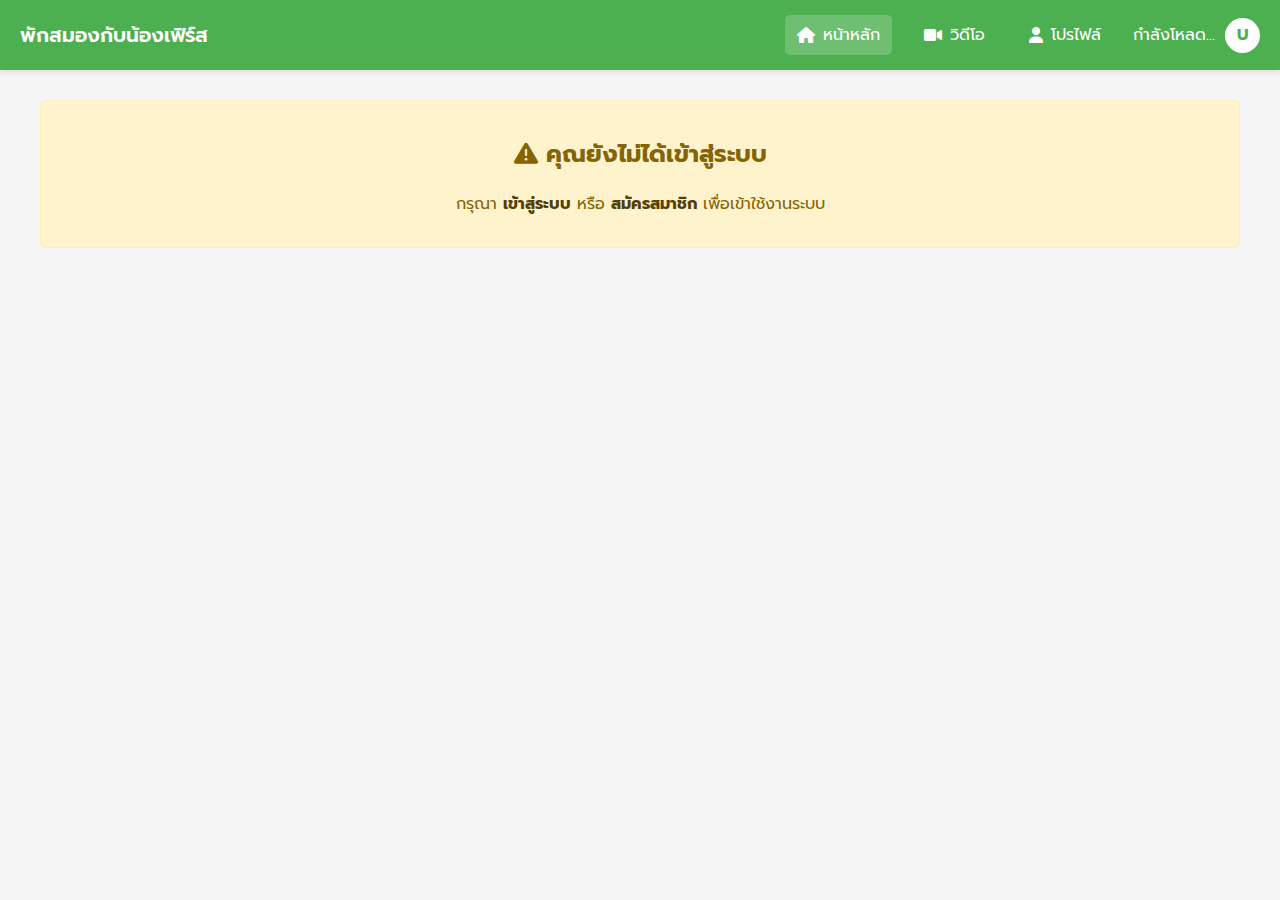
<file: dashboard.html>
<!DOCTYPE html>
<html lang="th">
<head>
    <meta charset="UTF-8">
    <meta name="viewport" content="width=device-width, initial-scale=1.0">
    <title>พักสมองกับน้องเฟิร์ส</title>
    <link href="https://fonts.googleapis.com/css2?family=Prompt:wght@300;400;500;600&display=swap" rel="stylesheet">
    <link rel="stylesheet" href="https://cdnjs.cloudflare.com/ajax/libs/font-awesome/6.4.0/css/all.min.css">
    <style>
        body {
            font-family: 'Prompt', sans-serif;
            margin: 0;
            padding: 0;
            background-color: #f5f5f5;
        }
        
        .navbar {
            background-color: #4CAF50;
            color: white;
            padding: 15px 20px;
            display: flex;
            justify-content: space-between;
            align-items: center;
            box-shadow: 0 2px 5px rgba(0, 0, 0, 0.1);
            position: sticky;
            top: 0;
            z-index: 1000;
        }
        
        .navbar-brand {
            font-size: 20px;
            font-weight: 600;
            cursor: pointer;
        }
        
        .nav-menu {
            display: flex;
            align-items: center;
            gap: 20px;
        }
        
        .nav-item {
            color: white;
            text-decoration: none;
            padding: 8px 12px;
            border-radius: 5px;
            transition: background-color 0.3s;
            display: flex;
            align-items: center;
            gap: 8px;
        }
        
        .nav-item:hover, .nav-item.active {
            background-color: rgba(255, 255, 255, 0.2);
        }
        
        .user-menu {
            position: relative;
            cursor: pointer;
        }
        
        .user-info {
            display: flex;
            align-items: center;
            gap: 10px;
        }
        
        .user-avatar {
            width: 35px;
            height: 35px;
            background-color: white;
            border-radius: 50%;
            display: flex;
            align-items: center;
            justify-content: center;
            color: #4CAF50;
            font-weight: bold;
        }
        
        .dropdown-menu {
            position: absolute;
            right: 0;
            top: 45px;
            background-color: white;
            border-radius: 5px;
            box-shadow: 0 2px 10px rgba(0, 0, 0, 0.1);
            min-width: 200px;
            display: none;
            z-index: 1000;
        }
        
        .dropdown-menu.show {
            display: block;
            animation: fadeIn 0.2s;
        }
        
        @keyframes fadeIn {
            from { opacity: 0; transform: translateY(-10px); }
            to { opacity: 1; transform: translateY(0); }
        }
        
        .dropdown-item {
            padding: 12px 15px;
            display: flex;
            align-items: center;
            gap: 10px;
            color: #333;
            text-decoration: none;
            transition: background-color 0.3s;
        }
        
        .dropdown-item:hover {
            background-color: #f5f5f5;
        }
        
        .dropdown-divider {
            height: 1px;
            background-color: #eee;
            margin: 5px 0;
        }
        
        .container {
            max-width: 1200px;
            margin: 30px auto;
            padding: 0 20px;
        }
        
        .welcome-card {
            background-color: white;
            border-radius: 10px;
            padding: 30px;
            box-shadow: 0 2px 10px rgba(0, 0, 0, 0.05);
            margin-bottom: 30px;
            text-align: center;
        }
        
        .welcome-card h1 {
            color: #333;
            margin-bottom: 15px;
        }
        
        .welcome-card p {
            color: #666;
            font-size: 18px;
            margin-bottom: 25px;
        }
        
        .btn {
            background-color: #4CAF50;
            color: white;
            border: none;
            padding: 10px 20px;
            border-radius: 5px;
            cursor: pointer;
            font-size: 16px;
            transition: background-color 0.3s;
        }
        
        .btn:hover {
            background-color: #45a049;
        }
        
        .logout-btn {
            background-color: #f44336;
        }
        
        .logout-btn:hover {
            background-color: #e53935;
        }
        
        .user-details {
            background-color: white;
            border-radius: 10px;
            padding: 25px;
            box-shadow: 0 2px 10px rgba(0, 0, 0, 0.05);
            margin-bottom: 30px;
        }
        
        .detail-row {
            display: flex;
            margin-bottom: 15px;
            border-bottom: 1px solid #eee;
            padding-bottom: 15px;
        }
        
        .detail-row:last-child {
            border-bottom: none;
            margin-bottom: 0;
            padding-bottom: 0;
        }
        
        .detail-label {
            width: 150px;
            font-weight: 500;
            color: #555;
        }
        
        .detail-value {
            flex: 1;
            color: #333;
        }
        
        .auth-warning {
            background-color: #fff3cd;
            color: #856404;
            padding: 15px;
            border-radius: 5px;
            margin: 20px 0;
            text-align: center;
            border: 1px solid #ffeeba;
        }
        
        .auth-warning a {
            color: #533f03;
            font-weight: bold;
            text-decoration: none;
        }
        
        .auth-warning a:hover {
            text-decoration: underline;
        }
        
        /* สไตล์สำหรับส่วนวิดีโอ */
        .video-section {
            background-color: white;
            border-radius: 10px;
            padding: 25px;
            box-shadow: 0 2px 10px rgba(0, 0, 0, 0.05);
            margin-bottom: 30px;
        }
        
        .video-section h2 {
            color: #333;
            margin-bottom: 20px;
            display: flex;
            align-items: center;
        }
        
        .video-section h2 i {
            margin-right: 10px;
            color: #4CAF50;
        }
        
        .video-container {
            position: relative;
            padding-bottom: 56.25%; /* อัตราส่วน 16:9 */
            height: 0;
            overflow: hidden;
            border-radius: 8px;
            box-shadow: 0 4px 8px rgba(0, 0, 0, 0.1);
            margin-bottom: 20px;
        }
        
        .video-container video {
            position: absolute;
            top: 0;
            left: 0;
            width: 100%;
            height: 100%;
            border: none;
        }
        
        .video-description {
            color: #666;
            margin-bottom: 20px;
            line-height: 1.6;
        }
        
        .video-grid {
            display: grid;
            grid-template-columns: repeat(auto-fill, minmax(300px, 1fr));
            gap: 20px;
            margin-top: 25px;
        }
        
        .video-card {
            background-color: #f9f9f9;
            border-radius: 8px;
            overflow: hidden;
            box-shadow: 0 2px 5px rgba(0, 0, 0, 0.05);
            transition: transform 0.3s, box-shadow 0.3s;
            cursor: pointer;
        }
        
        .video-card:hover {
            transform: translateY(-5px);
            box-shadow: 0 5px 15px rgba(0, 0, 0, 0.1);
        }
        
        .video-thumbnail {
            position: relative;
            padding-bottom: 56.25%;
            height: 0;
            overflow: hidden;
        }
        
        .video-thumbnail img {
            position: absolute;
            top: 0;
            left: 0;
            width: 100%;
            height: 100%;
            object-fit: cover;
        }
        
        .play-icon {
            position: absolute;
            top: 50%;
            left: 50%;
            transform: translate(-50%, -50%);
            width: 50px;
            height: 50px;
            background-color: rgba(76, 175, 80, 0.8);
            border-radius: 50%;
            display: flex;
            align-items: center;
            justify-content: center;
            color: white;
            font-size: 20px;
            opacity: 0;
            transition: opacity 0.3s;
        }
        
        .video-card:hover .play-icon {
            opacity: 1;
        }
        
        .video-info {
            padding: 15px;
        }
        
        .video-title {
            font-weight: 500;
            margin-bottom: 8px;
            color: #333;
        }
        
        .video-meta {
            display: flex;
            justify-content: space-between;
            color: #777;
            font-size: 14px;
        }
        
        .video-duration {
            display: flex;
            align-items: center;
            gap: 5px;
        }
        
        .video-views {
            display: flex;
            align-items: center;
            gap: 5px;
        }
        
        /* สไตล์สำหรับ Modal วิดีโอ */
        .video-modal {
            display: none;
            position: fixed;
            z-index: 2000;
            left: 0;
            top: 0;
            width: 100%;
            height: 100%;
            background-color: rgba(0, 0, 0, 0.8);
            overflow: auto;
        }
        
        .video-modal-content {
            position: relative;
            width: 90%;
            max-width: 900px;
            margin: 5% auto;
            animation: zoomIn 0.3s;
        }
        
        @keyframes zoomIn {
            from { transform: scale(0.9); opacity: 0; }
            to { transform: scale(1); opacity: 1; }
        }
        
        .close-video-modal {
            position: absolute;
            top: -40px;
            right: 0;
            color: white;
            font-size: 30px;
            cursor: pointer;
            z-index: 2001;
        }
        
        .modal-video-container {
            position: relative;
            padding-bottom: 56.25%;
            height: 0;
            overflow: hidden;
            border-radius: 8px;
        }
        
        .modal-video-container video {
            position: absolute;
            top: 0;
            left: 0;
            width: 100%;
            height: 100%;
            border: none;
        }
        
        /* เอฟเฟกต์การเปลี่ยนหน้า */
        .page-transition {
            animation: fadeInPage 0.4s ease-out;
        }
        
        @keyframes fadeInPage {
            from { opacity: 0; transform: translateY(10px); }
            to { opacity: 1; transform: translateY(0); }
        }
        
        /* สไตล์สำหรับหน้าจอมือถือ */
        @media (max-width: 768px) {
            .nav-menu {
                gap: 10px;
            }
            
            .nav-item {
                padding: 6px 8px;
                font-size: 14px;
            }
            
            .video-grid {
                grid-template-columns: 1fr;
            }
            
            .detail-row {
                flex-direction: column;
            }
            
            .detail-label {
                width: 100%;
                margin-bottom: 5px;
            }
            
            .video-modal-content {
                width: 95%;
                margin: 10% auto;
            }
        }
    </style>
</head>
<body>
    <nav class="navbar">
        <div class="navbar-brand" id="homeLink">พักสมองกับน้องเฟิร์ส</div>
        <div class="nav-menu">
            <a href="#" class="nav-item active" id="homeNav">
                <i class="fas fa-home"></i> หน้าหลัก
            </a>
            <a href="#" class="nav-item" id="videosNav">
                <i class="fas fa-video"></i> วิดีโอ
            </a>
            <a href="#" class="nav-item" id="profileNav">
                <i class="fas fa-user"></i> โปรไฟล์
            </a>
            <div class="user-menu" id="userMenu">
                <div class="user-info">
                    <span id="userName">กำลังโหลด...</span>
                    <div class="user-avatar" id="userAvatar">U</div>
                </div>
                <div class="dropdown-menu" id="dropdownMenu">
                    <a href="#" class="dropdown-item" id="profileLink">
                        <i class="fas fa-user"></i> โปรไฟล์
                    </a>
                    <a href="#" class="dropdown-item">
                        <i class="fas fa-cog"></i> ตั้งค่า
                    </a>
                    <div class="dropdown-divider"></div>
                    <a href="#" class="dropdown-item" id="logoutBtn">
                        <i class="fas fa-sign-out-alt"></i> ออกจากระบบ
                    </a>
                </div>
            </div>
        </div>
    </nav>

    <div class="container" id="mainContent">
        <!-- เนื้อหาจะถูกเพิ่มโดย JavaScript -->
    </div>

    <!-- Modal เล่นวิดีโอ -->
    <div id="videoModal" class="video-modal">
        <div class="video-modal-content">
            <span class="close-video-modal" id="closeVideoModal">&times;</span>
            <div class="modal-video-container" id="modalVideoContainer">
                <!-- video tag จะถูกเพิ่มโดย JavaScript -->
            </div>
        </div>
    </div>

    <script>
        document.addEventListener('DOMContentLoaded', function() {
            // ตรวจสอบว่ามีการล็อกอินไหม
            const currentUser = JSON.parse(localStorage.getItem('currentUser'));
            const mainContent = document.getElementById('mainContent');
            
            if (!currentUser) {
                // ถ้าไม่มีการล็อกอิน ให้แสดงข้อความแจ้งเตือน
                mainContent.innerHTML = `
                    <div class="auth-warning">
                        <h2><i class="fas fa-exclamation-triangle"></i> คุณยังไม่ได้เข้าสู่ระบบ</h2>
                        <p>กรุณา <a href="login.html">เข้าสู่ระบบ</a> หรือ <a href="register.html">สมัครสมาชิก</a> เพื่อเข้าใช้งานระบบ</p>
                    </div>
                `;
                return;
            }
            
            // แสดงชื่อผู้ใช้และอักษรย่อ
            document.getElementById('userName').textContent = currentUser.fullName;
            document.getElementById('userAvatar').textContent = currentUser.fullName.charAt(0).toUpperCase();
            
            // ฟังก์ชันแสดงหน้าหลัก
            function showHomePage() {
                mainContent.innerHTML = `
                    <div class="page-transition">
                        <div class="welcome-card">
                            <h1>ยินดีต้อนรับ, ${currentUser.fullName}!</h1>
                            <p>อย่ามาง่าวแถวนี้ เดียวโดนกูเขก</p>
                            <div style="display: flex; gap: 10px; justify-content: center;">
                                <button class="btn" id="goToVideosBtn">
                                    <i class="fas fa-video"></i> ดูวิดีโอ
                                </button>
                                <button class="btn" id="goToProfileBtn">
                                    <i class="fas fa-user"></i> ดูโปรไฟล์
                                </button>
                                <button class="btn logout-btn" id="welcomeLogoutBtn">
                                    <i class="fas fa-sign-out-alt"></i> ออกจากระบบ
                                </button>
                            </div>
                        </div>
                        
                        <div class="video-section">
                            <h2><i class="fas fa-play-circle"></i> วิดีโอแนะนำ</h2>
                            <div class="video-container">
                                <video controls poster="images/482825707_639218188752531_3385449953771459684_n.jpg">
                                    <source src="video/483456233_9055598261233558_50719585199134477_n.mp4" type="video/mp4">
                                    เบราว์เซอร์ของคุณไม่รองรับการเล่นวิดีโอ
                                </video>
                            </div>
                            <p class="video-description">
                                <strong>เรื่อง</strong> - การแสดงโชว์เด็ก (ออทิสติก)
                            </p>
                            <button class="btn" id="viewMoreVideosBtn">
                                <i class="fas fa-film"></i> ดูวิดีโอทั้งหมด
                            </button>
                        </div>
                    </div>
                `;
                
                // event listeners สำหรับปุ่มต่างๆ
                document.getElementById('goToVideosBtn').addEventListener('click', function() {
                    showVideosPage();
                    updateActiveNav('videosNav');
                });
                
                document.getElementById('goToProfileBtn').addEventListener('click', function() {
                    showProfilePage();
                    updateActiveNav('profileNav');
                });
                
                document.getElementById('viewMoreVideosBtn').addEventListener('click', function() {
                    showVideosPage();
                    updateActiveNav('videosNav');
                });
                
                document.getElementById('welcomeLogoutBtn').addEventListener('click', handleLogout);
            }
            
            // ฟังก์ชันสำหรับแสดงหน้าวิดีโอ
            function showVideosPage() {
                mainContent.innerHTML = `
                    <div class="page-transition">
                        <div class="video-section">
                            <h2><i class="fas fa-play-circle"></i> วิดีโอแนะนำ</h2>
                            <div class="video-container">
                                <video controls poster="images/482825707_639218188752531_3385449953771459684_n.jpg">
                                    <source src="video/483456233_9055598261233558_50719585199134477_n.mp4">
                                    เบราว์เซอร์ของคุณไม่รองรับการเล่นวิดีโอ
                                </video>
                            </div>
                            <p class="video-description">
                                <strong>เรื่อง</strong> - การแสดงโชว์เด็ก (ออทิสติก)
                            </p>
                        </div>
                        
                        <div class="video-section">
                            <h2><i class="fas fa-film"></i> วิดีโอทั้งหมด</h2>
                            <div class="video-grid">
                                <div class="video-card" data-video-src="video/483597277_9536310886407127_5495016422002092376_n.mp4" data-video-title="เพื่อนใครมาเก็บด่วน">
                                    <div class="video-thumbnail">
                                        <img src="images/482839632_2180974265638639_7783993960371560991_n.jpg" alt="หิวก็แดกข้าวห้าวก็มุดโต๊ะ">
                                        <div class="play-icon">
                                            <i class="fas fa-play"></i>
                                        </div>
                                    </div>
                                    <div class="video-info">
                                        <div class="video-title">หิวก็แดกข้าวห้าวก็มุดโต๊ะ</div>
                                        <div class="video-meta">
                                            <div class="video-duration">
                                                <i class="fas fa-clock"></i> 0:06
                                            </div>
                                            <div class="video-views">
                                                <i class="fas fa-eye"></i> 10M
                                            </div>
                                        </div>
                                    </div>
                                </div>
                                
                                <div class="video-card" data-video-src="video/484133894_23894739896783179_7628520614053602063_n.mp4" data-video-title="คลิปหลุด OnlyFans ชายสองสยองขี้">
                                    <div class="video-thumbnail">
                                        <img src="images/484106800_634727319154004_2345136922456620301_n.jpg" alt="คลิปหลุด OnlyFans ชายสองสยองขี้">
                                        <div class="play-icon">
                                            <i class="fas fa-play"></i>
                                        </div>
                                    </div>
                                    <div class="video-info">
                                        <div class="video-title">คลิปหลุด OnlyFans ชายสองสยองขี้ </div>
                                        <div class="video-meta">
                                            <div class="video-duration">
                                                <i class="fas fa-clock"></i> 0:09
                                            </div>
                                            <div class="video-views">
                                                <i class="fas fa-eye"></i> 999M
                                            </div>
                                        </div>
                                    </div>
                                </div>             
                `;
                
                // event listeners สำหรับการ์ดวิดีโอ
                setupVideoCardListeners();
            }
            
            // ฟังก์ชันสำหรับแสดงหน้าโปรไฟล์
            function showProfilePage() {
                mainContent.innerHTML = `
                    <div class="page-transition">
                        <div class="welcome-card">
                            <h1>โปรไฟล์ของ ${currentUser.fullName}</h1>
                            <p>จัดการข้อมูลส่วนตัวของคุณได้ที่นี่</p>
                        </div>
                        
                        <div class="user-details">
                            <h2><i class="fas fa-user-circle"></i> ข้อมูลส่วนตัว</h2>
                            <div class="detail-row">
                                <div class="detail-label">ชื่อ-นามสกุล:</div>
                                <div class="detail-value">${currentUser.fullName}</div>
                            </div>
                            <div class="detail-row">
                                <div class="detail
                                <div class="detail-label">อีเมล:</div>
                                <div class="detail-value">${currentUser.email}</div>
                            </div>
                            <div class="detail-row">
                                <div class="detail-label">วันที่สมัคร:</div>
                                <div class="detail-value">${new Date(currentUser.registerDate).toLocaleDateString('th-TH')}</div>
                            </div>
                        </div>
                    </div>
                `;
            }
            
            // ฟังก์ชันสำหรับการออกจากระบบ
            function handleLogout() {
                localStorage.removeItem('currentUser');
                window.location.href = 'login.html';
            }
            
            // ฟังก์ชันสำหรับอัพเดทเมนูที่เลือก
            function updateActiveNav(activeId) {
                document.querySelectorAll('.nav-item').forEach(item => {
                    item.classList.remove('active');
                });
                document.getElementById(activeId).classList.add('active');
            }
            
            // ฟังก์ชันสำหรับตั้งค่า event listeners ของการ์ดวิดีโอ
            function setupVideoCardListeners() {
                const videoCards = document.querySelectorAll('.video-card');
                const videoModal = document.getElementById('videoModal');
                const modalVideoContainer = document.getElementById('modalVideoContainer');
                const closeVideoModal = document.getElementById('closeVideoModal');
                
                videoCards.forEach(card => {
                    card.addEventListener('click', function() {
                        const videoSrc = this.dataset.videoSrc;
                        const videoTitle = this.dataset.videoTitle;
                        
                        modalVideoContainer.innerHTML = `
                            <video controls autoplay>
                                <source src="${videoSrc}" type="video/mp4">
                                เบราว์เซอร์ของคุณไม่รองรับการเล่นวิดีโอ
                            </video>
                        `;
                        
                        videoModal.style.display = 'block';
                    });
                });
                
                closeVideoModal.addEventListener('click', function() {
                    videoModal.style.display = 'none';
                    modalVideoContainer.innerHTML = '';
                });
                
                window.addEventListener('click', function(event) {
                    if (event.target == videoModal) {
                        videoModal.style.display = 'none';
                        modalVideoContainer.innerHTML = '';
                    }
                });
            }
            
            // ตั้งค่า event listeners สำหรับเมนู
            document.getElementById('homeLink').addEventListener('click', function() {
                showHomePage();
                updateActiveNav('homeNav');
            });
            
            document.getElementById('homeNav').addEventListener('click', function() {
                showHomePage();
                updateActiveNav('homeNav');
            });
            
            document.getElementById('videosNav').addEventListener('click', function() {
                showVideosPage();
                updateActiveNav('videosNav');
            });
            
            document.getElementById('profileNav').addEventListener('click', function() {
                showProfilePage();
                updateActiveNav('profileNav');
            });
            
            document.getElementById('profileLink').addEventListener('click', function() {
                showProfilePage();
                updateActiveNav('profileNav');
                document.getElementById('dropdownMenu').classList.remove('show');
            });
            
            document.getElementById('logoutBtn').addEventListener('click', handleLogout);
            
            // ตั้งค่า event listener สำหรับเมนูผู้ใช้
            document.getElementById('userMenu').addEventListener('click', function(event) {
                event.stopPropagation();
                document.getElementById('dropdownMenu').classList.toggle('show');
            });
            
            document.addEventListener('click', function() {
                document.getElementById('dropdownMenu').classList.remove('show');
            });
            
            // แสดงหน้าหลักเมื่อโหลดเพจ
            showHomePage();
        });
    </script>
</body>
</html>
</file>
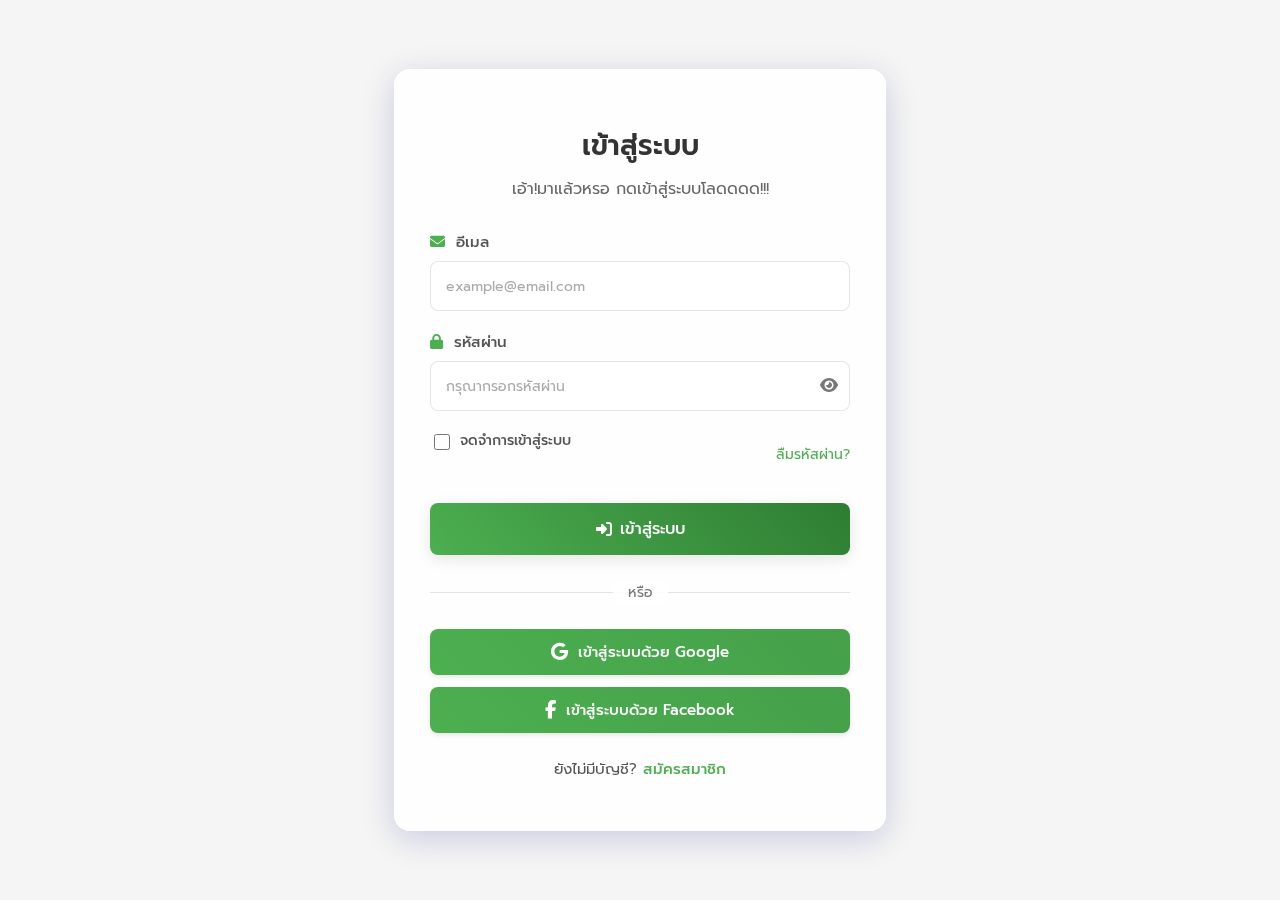
<file: login.html>
<!DOCTYPE html>
<html lang="th">
<head>
    <meta charset="UTF-8">
    <meta name="viewport" content="width=device-width, initial-scale=1.0">
    <title>เข้าสู่ระบบ</title>
    <link href="https://fonts.googleapis.com/css2?family=Prompt:wght@300;400;500;600&display=swap" rel="stylesheet">
    <link rel="stylesheet" href="https://cdnjs.cloudflare.com/ajax/libs/font-awesome/6.4.0/css/all.min.css">
    <link rel="stylesheet" href="css/style.css">
</head>
<body>
    <div class="container login-container">
        <div class="form-header">
            <h1>เข้าสู่ระบบ</h1>
            <p class="subtitle">เอ้า!มาแล้วหรอ กดเข้าสู่ระบบโลดดดด!!!</p>
        </div>
        
        <form id="loginForm">
            <div class="form-row">
                <div class="form-group">
                    <label for="email">
                        <i class="fas fa-envelope icon"></i> อีเมล
                    </label>
                    <input type="email" id="email" name="email" placeholder="example@email.com" required>
                    <div class="error-message" id="emailError"></div>
                </div>
            </div>
            
            <div class="form-row">
                <div class="form-group">
                    <label for="password">
                        <i class="fas fa-lock icon"></i> รหัสผ่าน
                    </label>
                    <div class="password-toggle">
                        <input type="password" id="password" name="password" placeholder="กรุณากรอกรหัสผ่าน" required>
                        <span class="toggle-icon" id="togglePassword">
                            <i class="fas fa-eye"></i>
                        </span>
                    </div>
                    <div class="error-message" id="passwordError"></div>
                </div>
            </div>
            
            <div class="form-row login-options">
                <div class="checkbox-group">
                    <input type="checkbox" id="rememberMe" name="rememberMe">
                    <label for="rememberMe">จดจำการเข้าสู่ระบบ</label>
                </div>
                <div class="forgot-password">
                    <a href="#" id="forgotPassword">ลืมรหัสผ่าน?</a>
                </div>
            </div>
            
            <div class="form-row">
                <button type="submit" class="btn-login">
                    <i class="fas fa-sign-in-alt"></i> เข้าสู่ระบบ
                </button>
            </div>
        </form>
        
        <div class="divider">
            <span>หรือ</span>
        </div>
        
        <div class="social-login">
            <button type="button" class="btn-social btn-google">
                <i class="fab fa-google"></i> เข้าสู่ระบบด้วย Google
            </button>
            <button type="button" class="btn-social btn-facebook">
                <i class="fab fa-facebook-f"></i> เข้าสู่ระบบด้วย Facebook
            </button>
        </div>
        
        <div class="link-container">
            <p>ยังไม่มีบัญชี? <a href="register.html">สมัครสมาชิก</a></p>
        </div>
    </div>

    <script src="js/login.js"></script>
</body>
</html>
</file>
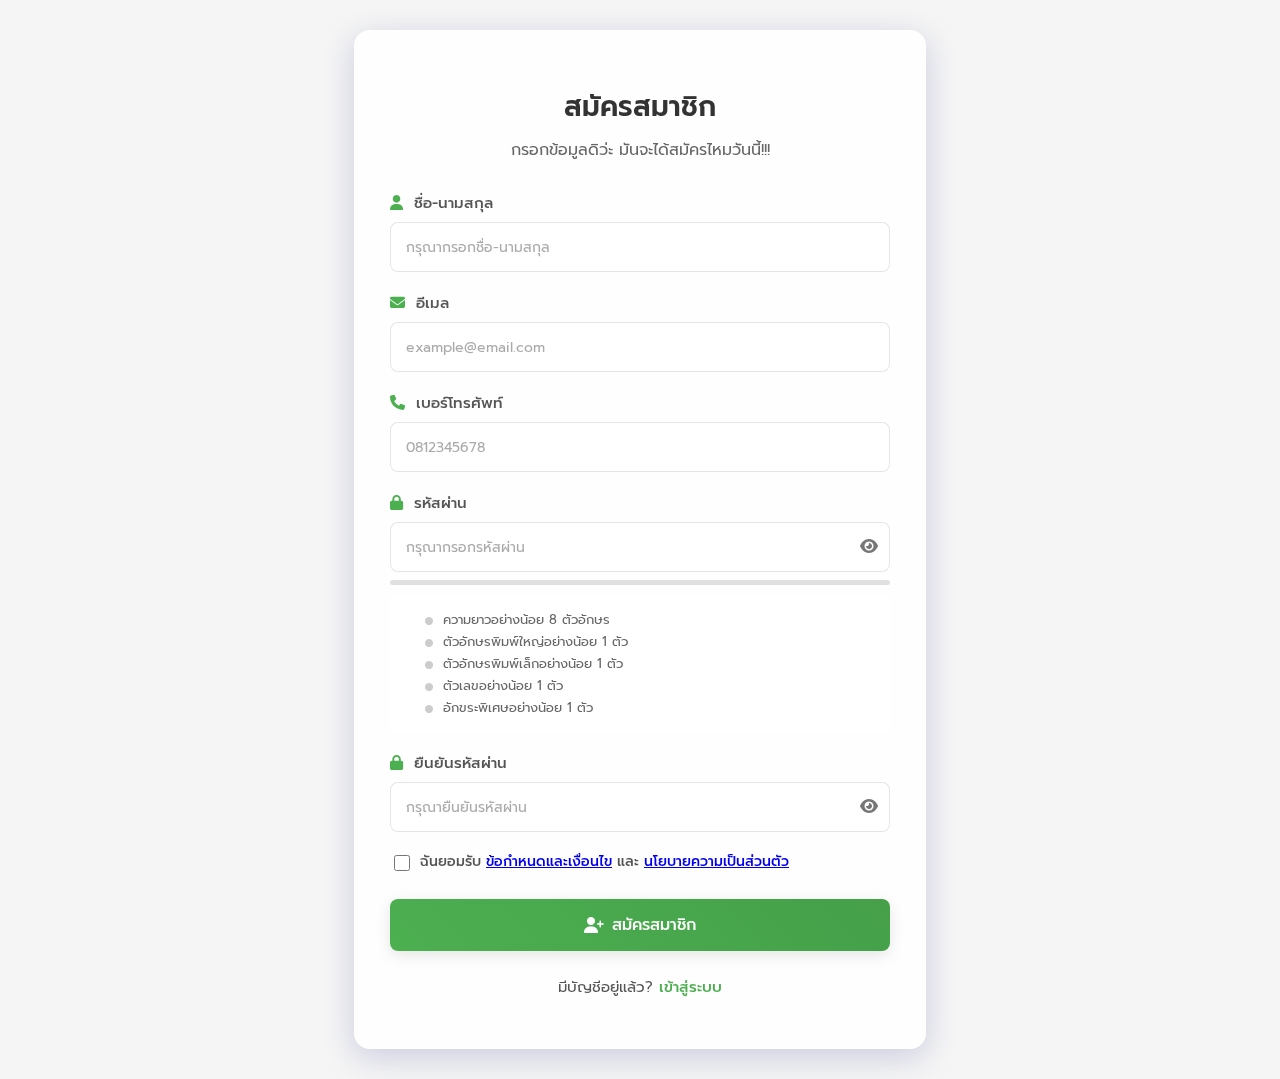
<file: register.html>
<!DOCTYPE html>
<html lang="th">
<head>
    <meta charset="UTF-8">
    <meta name="viewport" content="width=device-width, initial-scale=1.0">
    <title>สมัครสมาชิก</title>
    <link href="https://fonts.googleapis.com/css2?family=Prompt:wght@300;400;500;600&display=swap" rel="stylesheet">
    <link rel="stylesheet" href="https://cdnjs.cloudflare.com/ajax/libs/font-awesome/6.4.0/css/all.min.css">
    <link rel="stylesheet" href="css/style.css">
</head>
<body>
    <div class="container register-container">
        <div class="form-header">
            <h1>สมัครสมาชิก</h1>
            <p class="subtitle">กรอกข้อมูลดิว่ะ มันจะได้สมัครไหมวันนี้!!!</p>
        </div>
        
        <form id="registerForm">
            <div class="form-row">
                <div class="form-group">
                    <label for="fullName">
                        <i class="fas fa-user icon"></i> ชื่อ-นามสกุล
                    </label>
                    <input type="text" id="fullName" name="fullName" placeholder="กรุณากรอกชื่อ-นามสกุล" required>
                    <div class="error-message" id="fullNameError"></div>
                </div>
            </div>
            
            <div class="form-row">
                <div class="form-group">
                    <label for="email">
                        <i class="fas fa-envelope icon"></i> อีเมล
                    </label>
                    <input type="email" id="email" name="email" placeholder="example@email.com" required>
                    <div class="error-message" id="emailError"></div>
                </div>
            </div>
            
            <div class="form-row">
                <div class="form-group">
                    <label for="phone">
                        <i class="fas fa-phone icon"></i> เบอร์โทรศัพท์
                    </label>
                    <input type="tel" id="phone" name="phone" placeholder="0812345678" required>
                    <div class="error-message" id="phoneError"></div>
                </div>
            </div>
            
            <div class="form-row">
                <div class="form-group">
                    <label for="password">
                        <i class="fas fa-lock icon"></i> รหัสผ่าน
                    </label>
                    <div class="password-toggle">
                        <input type="password" id="password" name="password" placeholder="กรุณากรอกรหัสผ่าน" required>
                        <span class="toggle-icon" id="togglePassword">
                            <i class="fas fa-eye"></i>
                        </span>
                    </div>
                    <div class="password-strength-container">
                        <div class="password-strength"></div>
                    </div>
                    <div class="password-strength-text"></div>
                    <div class="password-requirements">
                        <ul>
                            <li id="length-check"><i class="fas fa-circle"></i> ความยาวอย่างน้อย 8 ตัวอักษร</li>
                            <li id="uppercase-check"><i class="fas fa-circle"></i> ตัวอักษรพิมพ์ใหญ่อย่างน้อย 1 ตัว</li>
                            <li id="lowercase-check"><i class="fas fa-circle"></i> ตัวอักษรพิมพ์เล็กอย่างน้อย 1 ตัว</li>
                            <li id="number-check"><i class="fas fa-circle"></i> ตัวเลขอย่างน้อย 1 ตัว</li>
                            <li id="special-check"><i class="fas fa-circle"></i> อักขระพิเศษอย่างน้อย 1 ตัว</li>
                        </ul>
                    </div>
                    <div class="error-message" id="passwordError"></div>
                </div>
            </div>
            
            <div class="form-row">
                <div class="form-group">
                    <label for="confirmPassword">
                        <i class="fas fa-lock icon"></i> ยืนยันรหัสผ่าน
                    </label>
                    <div class="password-toggle">
                        <input type="password" id="confirmPassword" name="confirmPassword" placeholder="กรุณายืนยันรหัสผ่าน" required>
                        <span class="toggle-icon" id="toggleConfirmPassword">
                            <i class="fas fa-eye"></i>
                        </span>
                    </div>
                    <div class="error-message" id="confirmPasswordError"></div>
                </div>
            </div>
            
            <div class="form-row">
                <div class="checkbox-group">
                    <input type="checkbox" id="agreeTerms" name="agreeTerms" required>
                    <label for="agreeTerms">
                        ฉันยอมรับ <a href="/terms" target="_blank">ข้อกำหนดและเงื่อนไข</a> และ <a href="/privacy" target="_blank">นโยบายความเป็นส่วนตัว</a>
                    </label>
                </div>
            </div>
            
            <div class="form-row">
                <button type="submit" class="btn-register">
                    <i class="fas fa-user-plus"></i> สมัครสมาชิก
                </button>
            </div>
        </form>
        
        <div class="link-container">
            <p>มีบัญชีอยู่แล้ว? <a href="login.html">เข้าสู่ระบบ</a></p>
        </div>
    </div>

    <script src="js/register.js"></script>
</body>
</html>
</file>
<file: css/style.css>
/* style.css */
body {
    font-family: 'Prompt', sans-serif;
    margin: 0;
    padding: 0;
    display: flex;
    justify-content: center;
    align-items: center;
    min-height: 100vh;
    position: relative;
    overflow-x: hidden;
    background-color: #f5f5f5;
}

/* พื้นหลัง GIF */
body::before {
    content: "";
    position: fixed;
    top: 0;
    left: 0;
    width: 100%;
    height: 100%;
    background-image: url('https://i.pinimg.com/originals/e4/26/70/e426702edf874b181aced1e2fa5c6cde.gif');
    background-size: cover;
    background-position: center;
    background-repeat: no-repeat;
    z-index: -1;
    opacity: 0.8;
}

.container {
    background: rgba(255, 255, 255, 0.9);
    border-radius: 16px;
    box-shadow: 0 8px 32px rgba(31, 38, 135, 0.2);
    backdrop-filter: blur(8px);
    -webkit-backdrop-filter: blur(8px);
    border: 1px solid rgba(255, 255, 255, 0.3);
    padding: 35px;
    width: 450px;
    max-width: 90%;
    margin: 30px 0;
    transition: all 0.3s ease;
}

.register-container {
    width: 500px;
}

.form-header {
    text-align: center;
    margin-bottom: 30px;
}

h1 {
    color: #333;
    margin-bottom: 10px;
    font-weight: 600;
    font-size: 28px;
}

.subtitle {
    color: #666;
    margin-top: 0;
    font-size: 16px;
}

.form-row {
    margin-bottom: 20px;
}

.form-group {
    position: relative;
}

label {
    display: block;
    margin-bottom: 8px;
    color: #555;
    font-weight: 500;
    font-size: 15px;
}

.icon {
    margin-right: 6px;
    color: #4CAF50;
}

input[type="text"],
input[type="email"],
input[type="password"],
input[type="tel"] {
    width: 100%;
    padding: 12px 15px;
    border: 1px solid rgba(0, 0, 0, 0.1);
    border-radius: 8px;
    font-size: 16px;
    box-sizing: border-box;
    background-color: rgba(255, 255, 255, 0.9);
    transition: all 0.3s ease;
    font-family: 'Prompt', sans-serif;
}

input::placeholder {
    color: #aaa;
    font-size: 14px;
}

input:focus {
    outline: none;
    border-color: #4CAF50;
    box-shadow: 0 0 0 3px rgba(76, 175, 80, 0.2);
}

.password-toggle {
    position: relative;
}

.toggle-icon {
    position: absolute;
    right: 12px;
    top: 50%;
    transform: translateY(-50%);
    cursor: pointer;
    color: #777;
    transition: color 0.3s ease;
}

.toggle-icon:hover {
    color: #4CAF50;
}

.password-strength-container {
    height: 5px;
    background-color: #e0e0e0;
    border-radius: 3px;
    margin-top: 8px;
    overflow: hidden;
}

.password-strength {
    height: 100%;
    width: 0;
    border-radius: 3px;
    transition: width 0.3s ease, background-color 0.3s ease;
}

.password-strength-text {
    font-size: 12px;
    margin-top: 5px;
    color: #666;
}

.password-requirements {
    margin-top: 10px;
    font-size: 13px;
    color: #666;
    background-color: rgba(255, 255, 255, 0.7);
    border-radius: 8px;
    padding: 10px 15px;
}

.password-requirements ul {
    padding-left: 20px;
    margin: 5px 0;
}

.password-requirements li {
    margin-bottom: 3px;
    list-style-type: none;
    position: relative;
}

.password-requirements li i {
    font-size: 8px;
    margin-right: 5px;
    color: #ccc;
}

.password-requirements li.valid i {
    color: #4CAF50;
}

.checkbox-group {
    display: flex;
    align-items: flex-start;
    margin-bottom: 20px;
}

.checkbox-group input {
    margin-right: 10px;
    margin-top: 3px;
}

.checkbox-group label {
    font-size: 14px;
    line-height: 1.4;
    color: #555;
}

button {
    background: linear-gradient(45deg, #4CAF50, #45a049);
    color: white;
    border: none;
    padding: 14px;
    width: 100%;
    border-radius: 8px;
    font-size: 16px;
    font-weight: 500;
    cursor: pointer;
    transition: all 0.3s ease;
    box-shadow: 0 4px 15px rgba(0, 0, 0, 0.1);
    display: flex;
    justify-content: center;
    align-items: center;
    font-family: 'Prompt', sans-serif;
}

button i {
    margin-right: 8px;
}

button:hover {
    background: linear-gradient(45deg, #45a049, #3d8b3d);
    transform: translateY(-2px);
    box-shadow: 0 6px 20px rgba(0, 0, 0, 0.15);
}

button:active {
    transform: translateY(0);
}

.error-message {
    color: #f44336;
    font-size: 13px;
    margin-top: 5px;
    display: none;
}

.link-container {
    text-align: center;
    margin-top: 25px;
    font-size: 15px;
    color: #555;
}

.link-container a {
    color: #4CAF50;
    text-decoration: none;
    font-weight: 500;
    transition: color 0.3s ease;
}

.link-container a:hover {
    color: #45a049;
    text-decoration: underline;
}

/* เพิ่มเอฟเฟกต์เรืองแสงให้กับ container */
@keyframes glow {
    0% {
        box-shadow: 0 8px 32px rgba(31, 38, 135, 0.2);
    }
    50% {
        box-shadow: 0 8px 32px rgba(76, 175, 80, 0.3);
    }
    100% {
        box-shadow: 0 8px 32px rgba(31, 38, 135, 0.2);
    }
}

.container {
    animation: glow 4s infinite;
}

/* Responsive design */
@media (max-width: 576px) {
    .container {
        padding: 25px;
        margin: 15px;
    }
    
    h1 {
        font-size: 24px;
    }
    
    .subtitle {
        font-size: 14px;
    }
    
    input[type="text"],
    input[type="email"],
    input[type="password"],
    input[type="tel"] {
        padding: 10px 12px;
    }
    
    button {
        padding: 12px;
    }
    
    .password-requirements {
        font-size: 12px;
        padding: 8px 12px;
    }
}

/* สไตล์สำหรับหน้าล็อกอิน */
.login-container {
    width: 420px;
}

.login-options {
    display: flex;
    justify-content: space-between;
    align-items: center;
    margin-bottom: 25px;
}

.forgot-password a {
    color: #4CAF50;
    text-decoration: none;
    font-size: 14px;
    transition: color 0.3s;
}

.forgot-password a:hover {
    color: #45a049;
    text-decoration: underline;
}

.divider {
    text-align: center;
    margin: 25px 0;
    position: relative;
}

.divider::before {
    content: "";
    position: absolute;
    top: 50%;
    left: 0;
    right: 0;
    height: 1px;
    background-color: rgba(0, 0, 0, 0.1);
}

.divider span {
    background-color: white;
    padding: 0 15px;
    position: relative;
    color: #777;
    font-size: 14px;
    background-color: rgba(255, 255, 255, 0.9);
}

.social-login {
    display: flex;
    flex-direction: column;
    gap: 12px;
    margin-bottom: 20px;
}

.btn-social {
    display: flex;
    align-items: center;
    justify-content: center;
    padding: 12px;
    border-radius: 8px;
    font-size: 15px;
    font-weight: 500;
    cursor: pointer;
    transition: all 0.3s ease;
    border: none;
    color: white;
    box-shadow: 0 2px 5px rgba(0, 0, 0, 0.1);
    font-family: 'Prompt', sans-serif;
}

.btn-social i {
    margin-right: 10px;
    font-size: 18px;
}

.btn-google {
    background-color: #DB4437;
}

.btn-google:hover {
    background-color: #c53929;
    transform: translateY(-2px);
    box-shadow: 0 4px 8px rgba(0, 0, 0, 0.15);
}

.btn-facebook {
    background-color: #4267B2;
}

.btn-facebook:hover {
    background-color: #365899;
    transform: translateY(-2px);
    box-shadow: 0 4px 8px rgba(0, 0, 0, 0.15);
}

/* เพิ่มเอฟเฟกต์เคลื่อนไหวเมื่อโหลดหน้า */
@keyframes fadeInUp {
    from {
        opacity: 0;
        transform: translateY(20px);
    }
    to {
        opacity: 1;
        transform: translateY(0);
    }
}

.container {
    animation: fadeInUp 0.6s ease-out;
}

/* ปรับแต่งปุ่มล็อกอิน */
.btn-login {
    background: linear-gradient(45deg, #4CAF50, #2E7D32);
}

.btn-login:hover {
    background: linear-gradient(45deg, #2E7D32, #1B5E20);
}

/* ปรับแต่งเพิ่มเติมสำหรับ checkbox */
.checkbox-group input[type="checkbox"] {
    width: 16px;
    height: 16px;
    accent-color: #4CAF50;
}

/* ปรับแต่งสำหรับหน้าจอมือถือ */
@media (max-width: 576px) {
    .login-options {
        flex-direction: column;
        align-items: flex-start;
        gap: 10px;
    }
    
    .forgot-password {
        align-self: flex-end;
    }
    
    .social-login {
        gap: 10px;
    }
    
    .btn-social {
        padding: 10px;
        font-size: 14px;
    }
}

/* เพิ่มเอฟเฟกต์ hover สำหรับ input */
input:hover {
    border-color: rgba(76, 175, 80, 0.5);
}

/* เพิ่มเอฟเฟกต์เมื่อเกิดข้อผิดพลาด */
input.error {
    border-color: #f44336;
    box-shadow: 0 0 0 2px rgba(244, 67, 54, 0.2);
}

/* เพิ่มเอฟเฟกต์สำหรับปุ่มเมื่อกด */
button:active {
    transform: scale(0.98);
}
</file>
